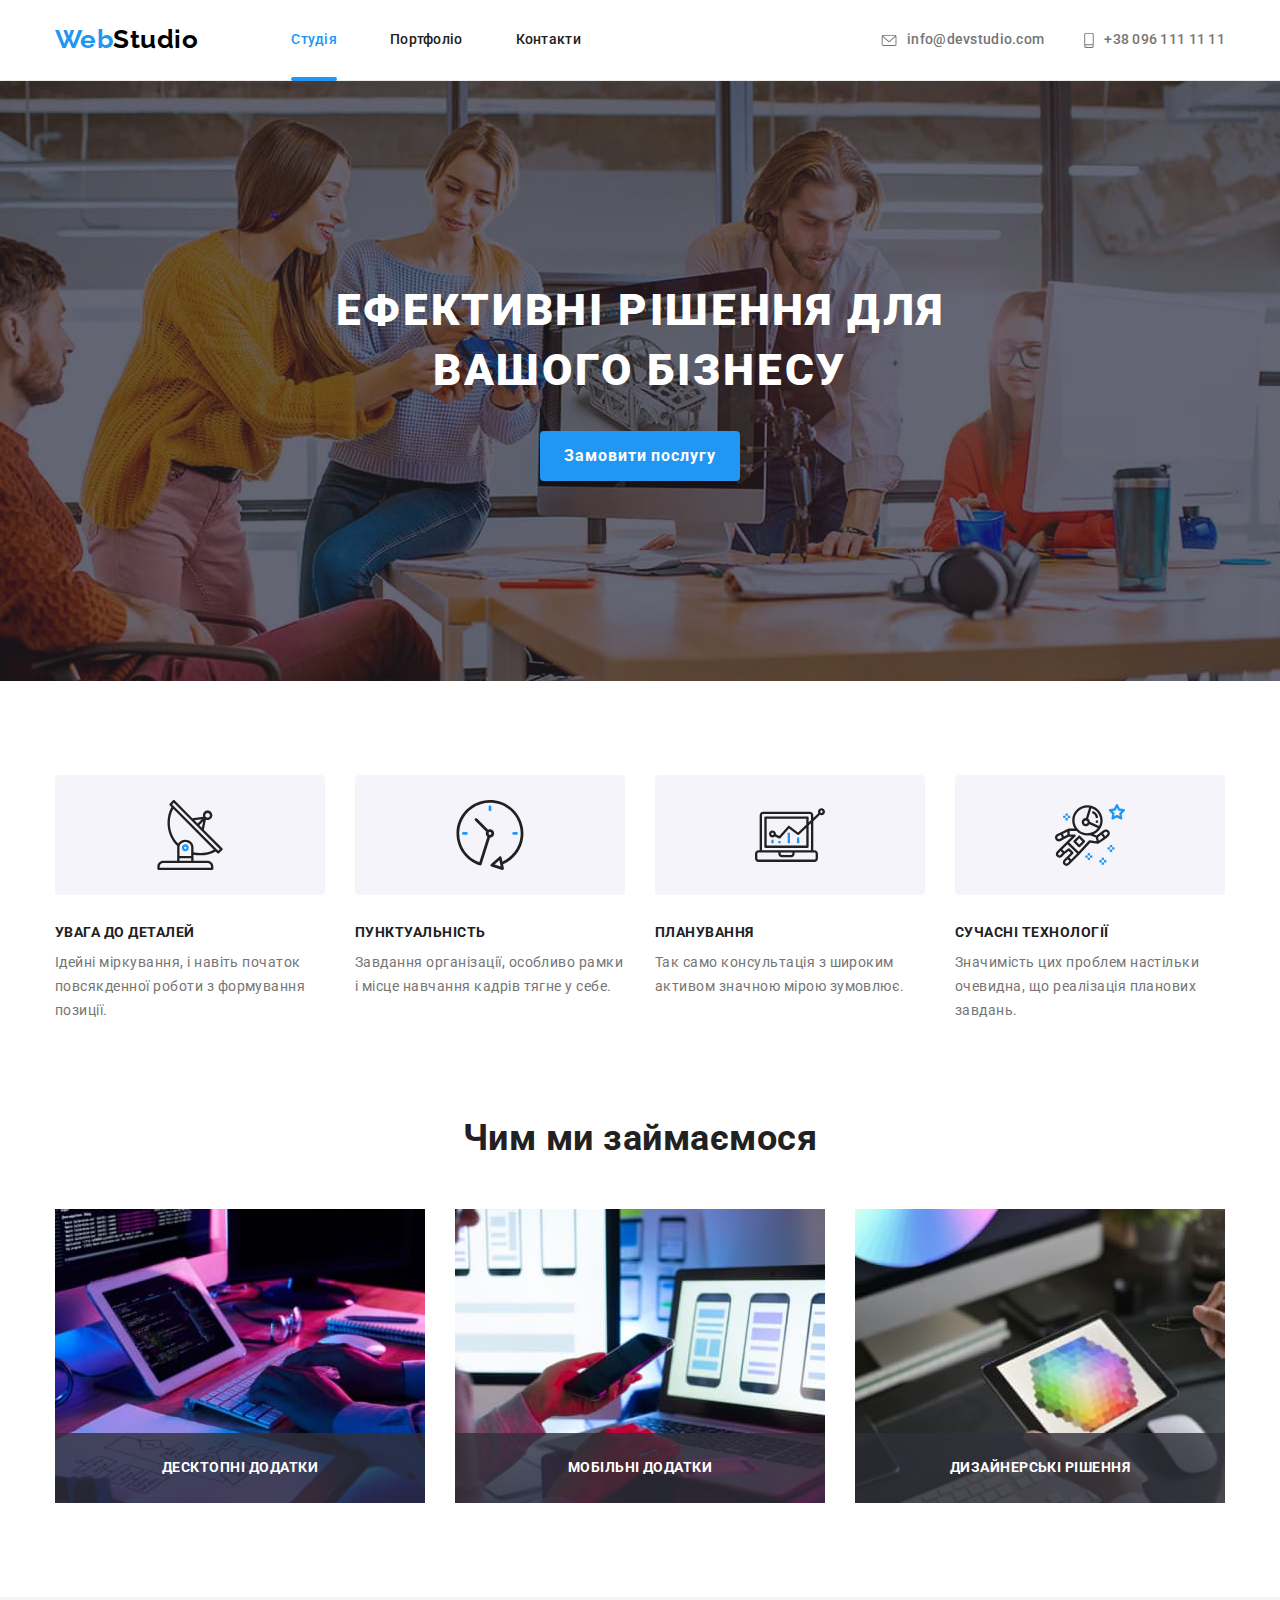
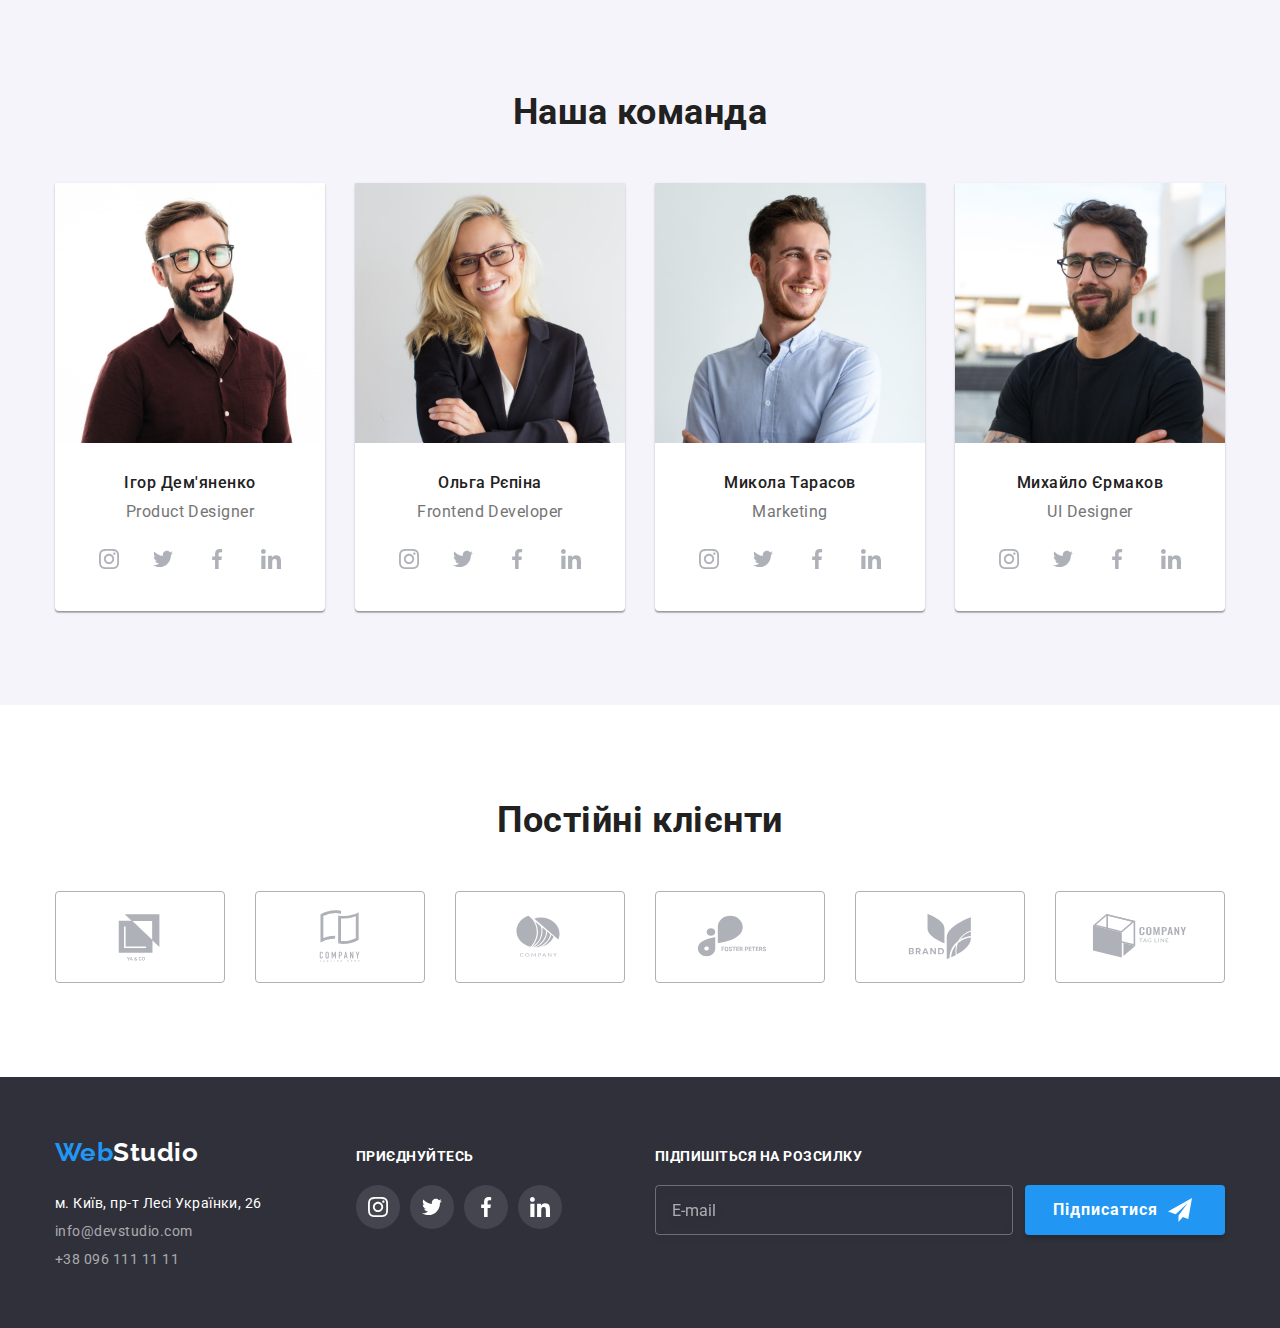
<file: index.html>
<!DOCTYPE html>
<html lang="uk">
  <head>
    <meta charset="UTF-8" />
    <meta http-equiv="X-UA-Compatible" content="IE=edge" />
    <meta name="viewport" content="width=device-width, initial-scale=1.0" />
    <title>Студія</title>
    <link rel="preconnect" href="https://fonts.googleapis.com" />
    <link rel="preconnect" href="https://fonts.gstatic.com" crossorigin />
    <link
      href="https://fonts.googleapis.com/css2?family=Raleway:wght@700&family=Roboto:wght@400;500;700;900&display=swap"
      rel="stylesheet"
    />
    <link
      rel="stylesheet"
      href="https://cdnjs.cloudflare.com/ajax/libs/modern-normalize/1.1.0/modern-normalize.min.css"
    />
    <link rel="stylesheet" href="./css/main.min.css" />
  </head>
  <body>
    <!-- Шапка сторінки -->
    <header class="page-header">
      <div class="container page-header__container">
        <!-- <div class="page-header__container"> -->
        <a href="./index.html" class="logo page-header__logo"
          >Web<span class="logo__header">Studio</span></a
        >
        <button class="menu-switch js-open-menu">
          <svg width="40" height="40">
            <use href="./images/icons.svg#menu"></use>
          </svg>
        </button>
        <div class="page-header__navigation">
          <nav class="page-header__nav-flex">
            <ul class="site-nav list">
              <li class="site-nav__item">
                <a href="./index.html" class="site-nav__link site-nav__link--current">Студія</a>
              </li>
              <li class="site-nav__item">
                <a href="./portfolio.html" class="site-nav__link">Портфоліо</a>
              </li>
              <li class="site-nav__item"><a href="#" class="site-nav__link">Контакти</a></li>
            </ul>
          </nav>

          <ul class="contacts-header list">
            <li class="contacts-header__item">
              <a href="mailto:info@devstudio.com" class="contacts-header__link">
                <svg class="contacts-header__icon" width="16" height="12">
                  <use href="./images/icons.svg#envelope"></use>
                </svg>
                info@devstudio.com</a
              >
            </li>
            <li class="contacts-header__item">
              <a href="tel:+380961111111" class="contacts-header__link">
                <svg class="contacts-header__icon" width="10" height="16">
                  <use href="./images/icons.svg#smartphone"></use>
                </svg>
                +38 096 111 11 11</a
              >
            </li>
          </ul>
        </div>
        <!-- </div> -->
      </div>

      <!-- Мобільне меню -->
      <div class="menu-container js-menu-container">
        <button class="menu-switch menu-container__close js-close-menu">
          <svg width="40" height="40">
            <use href="./images/icons.svg#menuClose"></use>
          </svg>
        </button>

        <ul class="menu-site-nav list">
          <li class="menu-site-nav__item">
            <a href="./index.html" class="menu-site-nav__link menu-site-nav__link--current"
              >Студія</a
            >
          </li>
          <li class="menu-site-nav__item">
            <a href="./portfolio.html" class="menu-site-nav__link">Портфоліо</a>
          </li>
          <li class="menu-site-nav__item"><a href="#" class="menu-site-nav__link">Контакти</a></li>
        </ul>

        <ul class="menu-contacts list">
          <li class="menu-contacts__item">
            <a href="tel:+380961111111" class="menu-contacts__link menu-contacts__link--big"
              >+38 096 111 11 11</a
            >
          </li>
          <li class="menu-contacts__item">
            <a href="mailto:info@devstudio.com" class="menu-contacts__link">info@devstudio.com</a>
          </li>
        </ul>

        <ul class="menu-social list">
          <li class="menu-social__item">
            <a href="#" class="menu-social__link">Instagram</a>
          </li>
          <li class="menu-social__item">
            <a href="#" class="menu-social__link">Twitter</a>
          </li>
          <li class="menu-social__item">
            <a href="#" class="menu-social__link">Facebook</a>
          </li>
          <li class="menu-social__item">
            <a href="#" class="menu-social__link">LinkedIn</a>
          </li>
        </ul>
      </div>
    </header>

    <!-- Унікальний контент сторінки -->
    <main>
      <!-- Блок герой -->
      <section class="section-hero overlay">
        <h1 class="section-hero__title">Ефективні рішення для вашого бізнесу</h1>
        <button type="button" class="buttons buttons--action section-hero__buttons" data-modal-open>
          Замовити послугу
        </button>
      </section>

      <!-- Особливості -->
      <section class="section">
        <div class="container">
          <h2 class="visually-hidden">Особливості</h2>
          <ul class="features list">
            <li class="features__item">
              <div class="features__icon-container">
                <svg class="features__icon" width="70" height="70">
                  <use href="./images/icons.svg#antenna"></use>
                </svg>
              </div>
              <h3 class="features__title">Увага до деталей</h3>
              <p class="features__text">
                Ідейні міркування, і навіть початок повсякденної роботи з формування позиції.
              </p>
            </li>
            <li class="features__item">
              <div class="features__icon-container">
                <svg class="features__icon" width="70" height="70">
                  <use href="./images/icons.svg#clock"></use>
                </svg>
              </div>
              <h3 class="features__title">Пунктуальність</h3>
              <p class="features__text">
                Завдання організації, особливо рамки і місце навчання кадрів тягне у себе.
              </p>
            </li>
            <li class="features__item">
              <div class="features__icon-container">
                <svg class="features__icon" width="70" height="70">
                  <use href="./images/icons.svg#diagram"></use>
                </svg>
              </div>
              <h3 class="features__title">Планування</h3>
              <p class="features__text">
                Так само консультація з широким активом значною мірою зумовлює.
              </p>
            </li>
            <li class="features__item">
              <div class="features__icon-container">
                <svg class="features__icon" width="70" height="70">
                  <use href="./images/icons.svg#astronaut"></use>
                </svg>
              </div>
              <h3 class="features__title">Сучасні технології</h3>
              <p class="features__text">
                Значимість цих проблем настільки очевидна, що реалізація планових завдань.
              </p>
            </li>
          </ul>
        </div>
      </section>

      <!-- Чим ми займаємось -->
      <section class="section section-profile">
        <div class="container">
          <h2 class="section__title">Чим ми займаємося</h2>
          <ul class="profile list">
            <li class="profile__item">
              <img
                srcset="./images/img1.jpg 1x, ./images/img1@2x.jpg 2x"
                src="./images/img1.jpg"
                alt="Комп'ютер"
                width="370"
                height="294"
                class="images"
              />
              <h3 class="profile__caption">Десктопні додатки</h3>
            </li>
            <li class="profile__item">
              <img
                srcset="./images/img2.jpg 1x, ./images/img2@2x.jpg 2x"
                src="./images/img2.jpg"
                alt="Смартфон"
                width="370"
                height="294"
                class="images"
              />
              <h3 class="profile__caption">Мобільні додатки</h3>
            </li>
            <li class="profile__item">
              <img
                srcset="./images/img3.jpg 1x, ./images/img3@2x.jpg 2x"
                src="./images/img3.jpg"
                alt="Планшет"
                width="370"
                height="294"
                class="images"
              />
              <h3 class="profile__caption">Дизайнерські рішення</h3>
            </li>
          </ul>
        </div>
      </section>

      <!-- Наша команда -->
      <section class="section section-team">
        <div class="container">
          <h2 class="section__title">Наша команда</h2>
          <ul class="team list">
            <li class="team__item">
              <!-- <img
                src="./images/img4.jpg"
                alt="Ігор Дем'яненко"
                width="270"
                height="260"
                class="images team__images"
              /> -->
              <picture>
                <source
                  srcset="
                    ./images/igor_demyanenko_desktop.jpg    1x,
                    ./images/igor_demyanenko_desktop@2x.jpg 2x
                  "
                  media="(min-width: 1200px)"
                />

                <source
                  srcset="
                    ./images/igor_demyanenko_tablet.jpg    1x,
                    ./images/igor_demyanenko_tablet@2x.jpg 2x
                  "
                  media="(min-width: 768px)"
                />

                <img
                  srcset="
                    ./images/igor_demyanenko_mobile.jpg    1x,
                    ./images/igor_demyanenko_mobile@2x.jpg 2x
                  "
                  src="./images/igor_demyanenko_mobile.jpg"
                  alt="Ігор Дем'яненко"
                  class="images team__images"
                />
              </picture>
              <div class="team__caption">
                <h3 class="team__member">Ігор Дем'яненко</h3>
                <p class="team__position">Product Designer</p>
              </div>

              <ul class="social team__social list">
                <li class="social__item">
                  <a href="#" class="social__link social__link--grey">
                    <svg class="social__icon" width="20" height="20">
                      <use href="./images/icons.svg#instagram"></use>
                    </svg>
                  </a>
                </li>
                <li class="social__item">
                  <a href="#" class="social__link social__link--grey">
                    <svg class="social__icon" width="20" height="20">
                      <use href="./images/icons.svg#twitter"></use>
                    </svg>
                  </a>
                </li>
                <li class="social__item">
                  <a href="#" class="social__link social__link--grey">
                    <svg class="social__icon" width="20" height="20">
                      <use href="./images/icons.svg#facebook"></use>
                    </svg>
                  </a>
                </li>
                <li class="social__item">
                  <a href="#" class="social__link social__link--grey">
                    <svg class="social__icon" width="20" height="20">
                      <use href="./images/icons.svg#linkedin"></use>
                    </svg>
                  </a>
                </li>
              </ul>
            </li>
            <li class="team__item">
              <!-- <img
                src="./images/img5.jpg"
                alt="Ольга Рєпіна"
                width="270"
                height="260"
                class="images team__images"
              /> -->
              <picture>
                <source
                  srcset="
                    ./images/olga_repina_desktop.jpg    1x,
                    ./images/olga_repina_desktop@2x.jpg 2x
                  "
                  media="(min-width: 1200px)"
                />

                <source
                  srcset="./images/olga_repina_tablet.jpg 1x, ./images/olga_repina_tablet@2x.jpg 2x"
                  media="(min-width: 768px)"
                />

                <img
                  srcset="./images/olga_repina_mobile.jpg 1x, ./images/olga_repina_mobile@2x.jpg 2x"
                  src="./images/olga_repina_mobile.jpg"
                  alt="Ольга Рєпіна"
                  class="images team__images"
                />
              </picture>
              <div class="team__caption">
                <h3 class="team__member">Ольга Рєпіна</h3>
                <p class="team__position">Frontend Developer</p>
              </div>
              <ul class="social team__social list">
                <li class="social__item">
                  <a href="#" class="social__link social__link--grey">
                    <svg class="social__icon" width="20" height="20">
                      <use href="./images/icons.svg#instagram"></use>
                    </svg>
                  </a>
                </li>
                <li class="social__item">
                  <a href="#" class="social__link social__link--grey">
                    <svg class="social__icon" width="20" height="20">
                      <use href="./images/icons.svg#twitter"></use>
                    </svg>
                  </a>
                </li>
                <li class="social__item">
                  <a href="#" class="social__link social__link--grey">
                    <svg class="social__icon" width="20" height="20">
                      <use href="./images/icons.svg#facebook"></use>
                    </svg>
                  </a>
                </li>
                <li class="social__item">
                  <a href="#" class="social__link social__link--grey">
                    <svg class="social__icon" width="20" height="20">
                      <use href="./images/icons.svg#linkedin"></use>
                    </svg>
                  </a>
                </li>
              </ul>
            </li>
            <li class="team__item">
              <!-- <img
                src="./images/img6.jpg"
                alt="Микола Тарасов"
                width="270"
                height="260"
                class="images team__images"
              /> -->
              <picture>
                <source
                  srcset="
                    ./images/mykola_tarasov_desktop.jpg    1x,
                    ./images/mykola_tarasov_desktop@2x.jpg 2x
                  "
                  media="(min-width: 1200px)"
                />

                <source
                  srcset="
                    ./images/mykola_tarasov_tablet.jpg    1x,
                    ./images/mykola_tarasov_tablet@2x.jpg 2x
                  "
                  media="(min-width: 768px)"
                />

                <img
                  srcset="
                    ./images/mykola_tarasov_mobile.jpg    1x,
                    ./images/mykola_tarasov_mobile@2x.jpg 2x
                  "
                  src="./images/mykola_tarasov_mobile.jpg"
                  alt="Микола Тарасов"
                  class="images team__images"
                />
              </picture>
              <div class="team__caption">
                <h3 class="team__member">Микола Тарасов</h3>
                <p class="team__position">Marketing</p>
              </div>
              <ul class="social team__social list">
                <li class="social__item">
                  <a href="#" class="social__link social__link--grey">
                    <svg class="social__icon" width="20" height="20">
                      <use href="./images/icons.svg#instagram"></use>
                    </svg>
                  </a>
                </li>
                <li class="social__item">
                  <a href="#" class="social__link social__link--grey">
                    <svg class="social__icon" width="20" height="20">
                      <use href="./images/icons.svg#twitter"></use>
                    </svg>
                  </a>
                </li>
                <li class="social__item">
                  <a href="#" class="social__link social__link--grey">
                    <svg class="social__icon" width="20" height="20">
                      <use href="./images/icons.svg#facebook"></use>
                    </svg>
                  </a>
                </li>
                <li class="social__item">
                  <a href="#" class="social__link social__link--grey">
                    <svg class="social__icon" width="20" height="20">
                      <use href="./images/icons.svg#linkedin"></use>
                    </svg>
                  </a>
                </li>
              </ul>
            </li>
            <li class="team__item">
              <!-- <img
                src="./images/img7.jpg"
                alt="Михайло Єрмаков"
                width="270"
                height="260"
                class="images team__images"
              /> -->
              <picture>
                <source
                  srcset="
                    ./images/mykhailo_yermakov_desktop.jpg    1x,
                    ./images/mykhailo_yermakov_desktop@2x.jpg 2x
                  "
                  media="(min-width: 1200px)"
                />

                <source
                  srcset="
                    ./images/mykhailo_yermakov_tablet.jpg    1x,
                    ./images/mykhailo_yermakov_tablet@2x.jpg 2x
                  "
                  media="(min-width: 768px)"
                />

                <img
                  srcset="
                    ./images/mykhailo_yermakov_mobile.jpg    1x,
                    ./images/mykhailo_yermakov_mobile@2x.jpg 2x
                  "
                  src="./images/mykhailo_yermakov_mobile.jpg"
                  alt="Михайло Єрмаков"
                  class="images team__images"
                />
              </picture>
              <div class="team__caption">
                <h3 class="team__member">Михайло Єрмаков</h3>
                <p class="team__position">UI Designer</p>
              </div>
              <ul class="social team__social list">
                <li class="social__item">
                  <a href="#" class="social__link social__link--grey">
                    <svg class="social__icon" width="20" height="20">
                      <use href="./images/icons.svg#instagram"></use>
                    </svg>
                  </a>
                </li>
                <li class="social__item">
                  <a href="#" class="social__link social__link--grey">
                    <svg class="social__icon" width="20" height="20">
                      <use href="./images/icons.svg#twitter"></use>
                    </svg>
                  </a>
                </li>
                <li class="social__item">
                  <a href="#" class="social__link social__link--grey">
                    <svg class="social__icon" width="20" height="20">
                      <use href="./images/icons.svg#facebook"></use>
                    </svg>
                  </a>
                </li>
                <li class="social__item">
                  <a href="#" class="social__link social__link--grey">
                    <svg class="social__icon" width="20" height="20">
                      <use href="./images/icons.svg#linkedin"></use>
                    </svg>
                  </a>
                </li>
              </ul>
            </li>
          </ul>
        </div>
      </section>

      <!-- Постійні клієнти -->
      <section class="section">
        <div class="container">
          <h2 class="section__title">Постійні клієнти</h2>
          <ul class="clients list">
            <li class="clients__item">
              <a href="#" class="clients__link">
                <svg class="clients__icon" width="106" height="60">
                  <use href="./images/icons.svg#client1"></use>
                </svg>
              </a>
            </li>
            <li class="clients__item">
              <a href="#" class="clients__link">
                <svg class="clients__icon" width="106" height="60">
                  <use href="./images/icons.svg#client2"></use>
                </svg>
              </a>
            </li>
            <li class="clients__item">
              <a href="#" class="clients__link">
                <svg class="clients__icon" width="106" height="60">
                  <use href="./images/icons.svg#client3"></use>
                </svg>
              </a>
            </li>
            <li class="clients__item">
              <a href="#" class="clients__link">
                <svg class="clients__icon" width="106" height="60">
                  <use href="./images/icons.svg#client4"></use>
                </svg>
              </a>
            </li>
            <li class="clients__item">
              <a href="#" class="clients__link">
                <svg class="clients__icon" width="106" height="60">
                  <use href="./images/icons.svg#client5"></use>
                </svg>
              </a>
            </li>
            <li class="clients__item">
              <a href="#" class="clients__link">
                <svg class="clients__icon" width="106" height="60">
                  <use href="./images/icons.svg#client6"></use>
                </svg>
              </a>
            </li>
          </ul>
        </div>
      </section>
    </main>

    <!-- Підвал сторінки -->
    <footer class="page-footer">
      <div class="container footer-flex">
        <div class="page-footer__address">
          <a href="./index.html" class="logo page-footer__logo"
            >Web<span class="logo__footer">Studio</span></a
          >
          <address>
            <ul class="contacts-footer list">
              <li class="contacts-footer__item">
                <a
                  href="https://goo.gl/maps/CPtrU1FHBa2aNyZL9"
                  target="_blank"
                  rel="noopener noreferrer nofollow"
                  class="contacts-footer__link contacts-footer__link--geolink"
                  >м. Київ, пр-т Лесі Українки, 26</a
                >
              </li>
              <li class="contacts-footer__item">
                <a href="mailto:info@devstudio.com" class="contacts-footer__link"
                  >info@devstudio.com</a
                >
              </li>
              <li class="contacts-footer__item">
                <a href="tel:+380961111111" class="contacts-footer__link">+38 096 111 11 11</a>
              </li>
            </ul>
          </address>
        </div>
        <div class="page-footer__social">
          <p class="page-footer__action-title">Приєднуйтесь</p>
          <ul class="social list">
            <li class="social__item">
              <a href="#" class="social__link">
                <svg class="icon" width="20" height="20">
                  <use href="./images/icons.svg#instagram"></use>
                </svg>
              </a>
            </li>
            <li class="social__item">
              <a href="#" class="social__link">
                <svg class="icon" width="20" height="20">
                  <use href="./images/icons.svg#twitter"></use>
                </svg>
              </a>
            </li>
            <li class="social__item">
              <a href="#" class="social__link">
                <svg class="icon" width="20" height="20">
                  <use href="./images/icons.svg#facebook"></use>
                </svg>
              </a>
            </li>
            <li class="social__item">
              <a href="#" class="social__link">
                <svg class="icon" width="20" height="20">
                  <use href="./images/icons.svg#linkedin"></use>
                </svg>
              </a>
            </li>
          </ul>
        </div>
        <div class="page-footer__subscribe">
          <form name="form-for-subscribe" class="page-footer__subscribe-form">
            <label class="page-footer__form-label">
              <span class="page-footer__action-title">Підпишіться на розсилку</span>
              <input type="email" name="email" placeholder="E-mail" class="page-footer__fields" />
            </label>
            <button type="submit" class="buttons buttons--action page-footer__buttons">
              Підписатися
              <svg class="buttons__icon" width="24" height="24">
                <use href="./images/icons.svg#send"></use>
              </svg>
            </button>
          </form>
        </div>
      </div>
    </footer>

    <!-- Модальне вікно -->
    <div class="backdrop is-hidden" data-modal>
      <div class="modal">
        <button class="modal__close" type="button" data-modal-close>
          <svg class="modal__close-icon" width="11" height="11">
            <use href="./images/icons.svg#close"></use>
          </svg>
        </button>
        <p class="modal__title">Залиште свої дані, ми вам передзвонимо</p>
        <form class="form" name="form-for-modal">
          <div class="form-fields modal__form-fields">
            <label class="form-fields__lable">
              <span class="form-fields__caption">Ім'я</span>
              <input class="form-fields__input" type="text" name="name" />
            </label>
            <svg class="form-fields__icon" width="18" height="18">
              <use href="./images/icons.svg#person"></use>
            </svg>
          </div>
          <div class="form-fields modal__form-fields">
            <label class="form-fields__lable">
              <span class="form-fields__caption">Телефон</span>
              <input class="form-fields__input" type="tel" name="tel" />
            </label>
            <svg class="form-fields__icon" width="18" height="18">
              <use href="./images/icons.svg#phone"></use>
            </svg>
          </div>
          <div class="form-fields modal__form-fields">
            <label class="form-fields__lable">
              <span class="form-fields__caption">Пошта</span>
              <input class="form-fields__input" type="email" name="email" />
            </label>
            <svg class="form-fields__icon" width="18" height="18">
              <use href="./images/icons.svg#email"></use>
            </svg>
          </div>
          <div class="form-fields modal__comment-container">
            <label class="form-fields__lable">
              <span class="form-fields__caption">Коментар</span>
              <textarea
                name="comment"
                placeholder="Введіть текст"
                class="form-fields__input comment-field"
              ></textarea>
            </label>
          </div>
          <div class="form-checkbox modal__form-checkbox">
            <label class="form-checkbox__agree-label">
              <input class="form-checkbox__agree-checkbox" type="checkbox" name="agree-checkbox" />
              <span class="form-checkbox__custom-checkbox">
                <svg class="form-checkbox__custom-checkbox-icon" width="16" height="15">
                  <use href="./images/icons.svg#checked"></use>
                </svg>
              </span>
              Погоджуюся з розсилкою та приймаю&nbsp;<a href="#" class="form-checkbox__link"
                >Умови договору</a
              >
            </label>
          </div>
          <button class="buttons buttons--action modal__buttons" type="submit">Відправити</button>
        </form>
      </div>
    </div>

    <!-- JS -->
    <script src="./js/modal.js"></script>
    <script src="./js/mobile-menu.js"></script>
  </body>
</html>
</file>
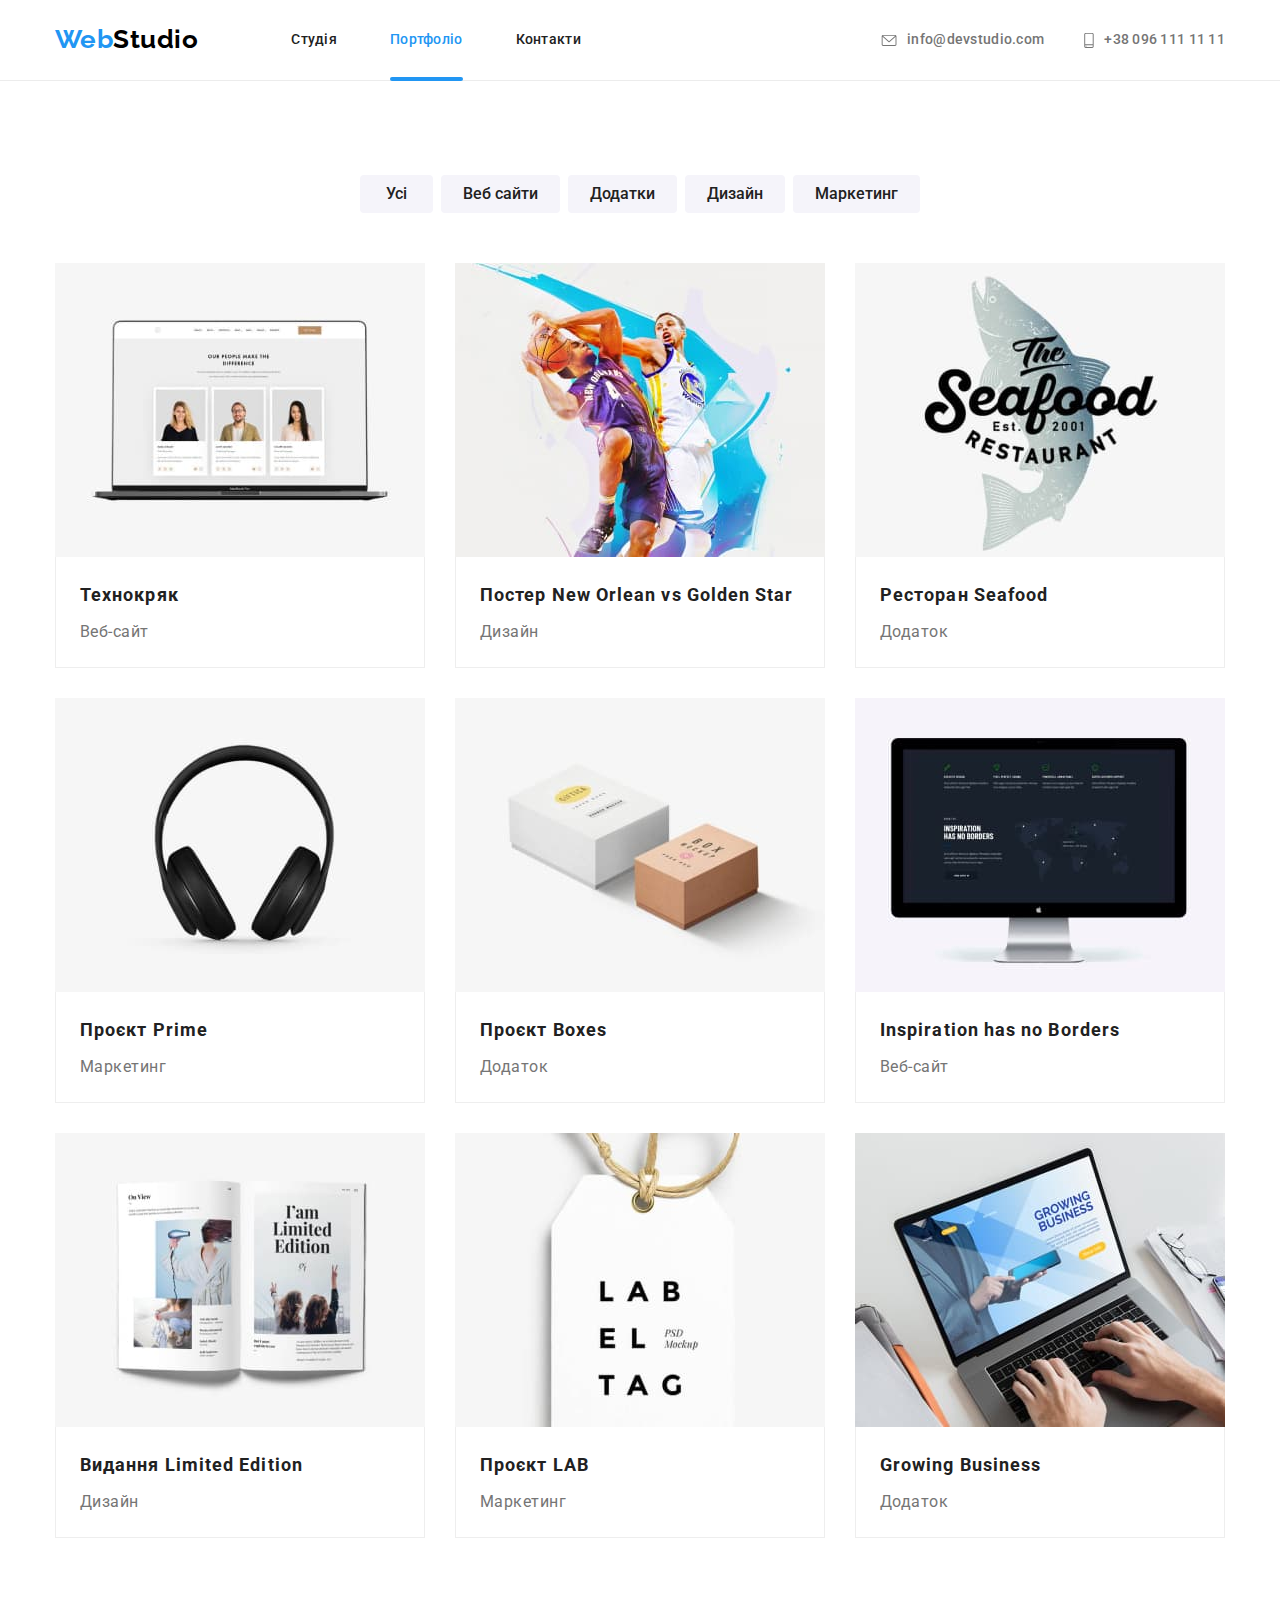
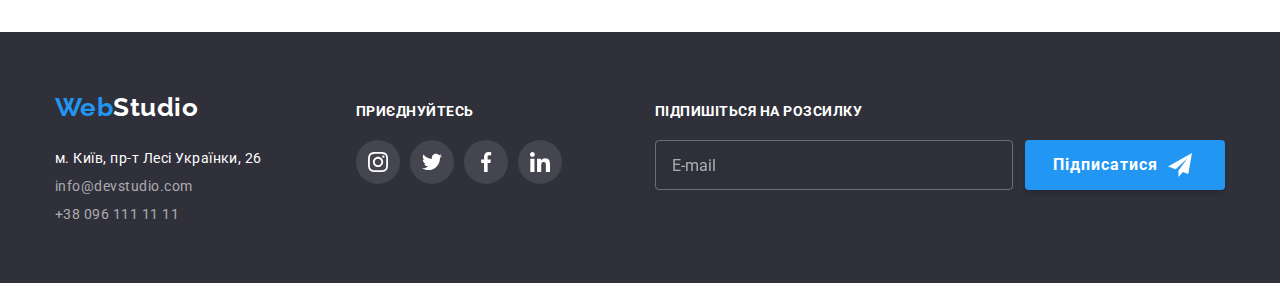
<file: portfolio.html>
<!DOCTYPE html>
<html lang="uk">
  <head>
    <meta charset="UTF-8" />
    <meta http-equiv="X-UA-Compatible" content="IE=edge" />
    <meta name="viewport" content="width=device-width, initial-scale=1.0" />
    <title>Портфоліо</title>
    <link rel="preconnect" href="https://fonts.googleapis.com" />
    <link rel="preconnect" href="https://fonts.gstatic.com" crossorigin />
    <link
      href="https://fonts.googleapis.com/css2?family=Raleway:wght@700&family=Roboto:wght@400;500;700;900&display=swap"
      rel="stylesheet"
    />
    <link
      rel="stylesheet"
      href="https://cdnjs.cloudflare.com/ajax/libs/modern-normalize/1.1.0/modern-normalize.min.css"
    />
    <link rel="stylesheet" href="./css/main.min.css" />
  </head>
  <body>
    <!-- Шапка сторінки -->
    <header class="page-header">
      <div class="container page-header__container">
        <!-- <div class="page-header__container"> -->
        <a href="./index.html" class="logo page-header__logo"
          >Web<span class="logo__header">Studio</span></a
        >
        <button class="menu-switch js-open-menu">
          <svg width="40" height="40">
            <use href="./images/icons.svg#menu"></use>
          </svg>
        </button>
        <div class="page-header__navigation">
          <nav class="page-header__nav-flex">
            <ul class="site-nav list">
              <li class="site-nav__item">
                <a href="./index.html" class="site-nav__link">Студія</a>
              </li>
              <li class="site-nav__item">
                <a href="./portfolio.html" class="site-nav__link site-nav__link--current"
                  >Портфоліо</a
                >
              </li>
              <li class="site-nav__item"><a href="#" class="site-nav__link">Контакти</a></li>
            </ul>
          </nav>

          <ul class="contacts-header list">
            <li class="contacts-header__item">
              <a href="mailto:info@devstudio.com" class="contacts-header__link">
                <svg class="contacts-header__icon" width="16" height="12">
                  <use href="./images/icons.svg#envelope"></use>
                </svg>
                info@devstudio.com</a
              >
            </li>
            <li class="contacts-header__item">
              <a href="tel:+380961111111" class="contacts-header__link">
                <svg class="contacts-header__icon" width="10" height="16">
                  <use href="./images/icons.svg#smartphone"></use>
                </svg>
                +38 096 111 11 11</a
              >
            </li>
          </ul>
        </div>
        <!-- </div> -->
      </div>

      <!-- Мобільне меню -->
      <div class="menu-container js-menu-container">
        <button class="menu-switch menu-container__close js-close-menu">
          <svg width="40" height="40">
            <use href="./images/icons.svg#menuClose"></use>
          </svg>
        </button>

        <ul class="menu-site-nav list">
          <li class="menu-site-nav__item">
            <a href="./index.html" class="menu-site-nav__link">Студія</a>
          </li>
          <li class="menu-site-nav__item">
            <a href="./portfolio.html" class="menu-site-nav__link menu-site-nav__link--current"
              >Портфоліо</a
            >
          </li>
          <li class="menu-site-nav__item"><a href="#" class="menu-site-nav__link">Контакти</a></li>
        </ul>

        <ul class="menu-contacts list">
          <li class="menu-contacts__item">
            <a href="tel:+380961111111" class="menu-contacts__link menu-contacts__link--big"
              >+38 096 111 11 11</a
            >
          </li>
          <li class="menu-contacts__item">
            <a href="mailto:info@devstudio.com" class="menu-contacts__link">info@devstudio.com</a>
          </li>
        </ul>

        <ul class="menu-social list">
          <li class="menu-social__item">
            <a href="#" class="menu-social__link">Instagram</a>
          </li>
          <li class="menu-social__item">
            <a href="#" class="menu-social__link">Twitter</a>
          </li>
          <li class="menu-social__item">
            <a href="#" class="menu-social__link">Facebook</a>
          </li>
          <li class="menu-social__item">
            <a href="#" class="menu-social__link">LinkedIn</a>
          </li>
        </ul>
      </div>
    </header>

    <!-- Унікальний контент сторінки -->
    <main>
      <section class="section">
        <div class="container">
          <h1 class="visually-hidden">Портфоліо</h1>

          <!-- Фільтр -->
          <ul class="filter list">
            <li class="filter__item">
              <button type="button" class="buttons filter__buttons">Усі</button>
            </li>
            <li class="filter__item">
              <button type="button" class="buttons filter__buttons">Веб сайти</button>
            </li>
            <li class="filter__item">
              <button type="button" class="buttons filter__buttons">Додатки</button>
            </li>
            <li class="filter__item">
              <button type="button" class="buttons filter__buttons">Дизайн</button>
            </li>
            <li class="filter__item">
              <button type="button" class="buttons filter__buttons">Маркетинг</button>
            </li>
          </ul>

          <!-- Список проектів -->
          <ul class="projects list">
            <li class="projects__item">
              <a href="#" class="projects__link">
                <div class="projects__images-container">
                  <img
                    src="./images/portfolio1.jpg"
                    alt="Технокряк"
                    width="370"
                    height="294"
                    class="images"
                  />
                  <p class="projects__overlay">
                    Ресурс пропонує комплексні пропозиції з різним рівнем функціоналу та сервісів.
                    Все це дозволить відвідувачу отримати вичерпні відомості про компанію чи
                    приватну особу.
                  </p>
                </div>
                <div class="projects__caption">
                  <h2 class="projects__name">Технокряк</h2>
                  <p class="projects__type">Веб-сайт</p>
                </div>
              </a>
            </li>
            <li class="projects__item">
              <a href="#" class="projects__link">
                <div class="projects__images-container">
                  <img
                    src="./images/portfolio2.jpg"
                    alt="Постер New Orlean vs Golden Star"
                    width="370"
                    height="294"
                    class="images"
                  />
                  <p class="projects__overlay">
                    Ресурс пропонує комплексні пропозиції з різним рівнем функціоналу та сервісів.
                    Все це дозволить відвідувачу отримати вичерпні відомості про компанію чи
                    приватну особу.
                  </p>
                </div>

                <div class="projects__caption">
                  <h2 class="projects__name">Постер New Orlean vs Golden Star</h2>
                  <p class="projects__type">Дизайн</p>
                </div>
              </a>
            </li>
            <li class="projects__item">
              <a href="#" class="projects__link">
                <div class="projects__images-container">
                  <img
                    src="./images/portfolio3.jpg"
                    alt="Ресторан Seafood"
                    width="370"
                    height="294"
                    class="images"
                  />
                  <p class="projects__overlay">
                    Ресурс пропонує комплексні пропозиції з різним рівнем функціоналу та сервісів.
                    Все це дозволить відвідувачу отримати вичерпні відомості про компанію чи
                    приватну особу.
                  </p>
                </div>

                <div class="projects__caption">
                  <h2 class="projects__name">Ресторан Seafood</h2>
                  <p class="projects__type">Додаток</p>
                </div>
              </a>
            </li>
            <li class="projects__item">
              <a href="#" class="projects__link">
                <div class="projects__images-container">
                  <img
                    src="./images/portfolio4.jpg"
                    alt="Проєкт Prime"
                    width="370"
                    height="294"
                    class="images"
                  />
                  <p class="projects__overlay">
                    Ресурс пропонує комплексні пропозиції з різним рівнем функціоналу та сервісів.
                    Все це дозволить відвідувачу отримати вичерпні відомості про компанію чи
                    приватну особу.
                  </p>
                </div>

                <div class="projects__caption">
                  <h2 class="projects__name">Проєкт Prime</h2>
                  <p class="projects__type">Маркетинг</p>
                </div>
              </a>
            </li>
            <li class="projects__item">
              <a href="#" class="projects__link">
                <div class="projects__images-container">
                  <img
                    src="./images/portfolio5.jpg"
                    alt="Проєкт Boxes"
                    width="370"
                    height="294"
                    class="images"
                  />
                  <p class="projects__overlay">
                    Ресурс пропонує комплексні пропозиції з різним рівнем функціоналу та сервісів.
                    Все це дозволить відвідувачу отримати вичерпні відомості про компанію чи
                    приватну особу.
                  </p>
                </div>

                <div class="projects__caption">
                  <h2 class="projects__name">Проєкт Boxes</h2>
                  <p class="projects__type">Додаток</p>
                </div>
              </a>
            </li>
            <li class="projects__item">
              <a href="#" class="projects__link">
                <div class="projects__images-container">
                  <img
                    src="./images/portfolio6.jpg"
                    alt="Inspiration has no Borders"
                    width="370"
                    height="294"
                    class="images"
                  />
                  <p class="projects__overlay">
                    Ресурс пропонує комплексні пропозиції з різним рівнем функціоналу та сервісів.
                    Все це дозволить відвідувачу отримати вичерпні відомості про компанію чи
                    приватну особу.
                  </p>
                </div>

                <div class="projects__caption">
                  <h2 class="projects__name">Inspiration has no Borders</h2>
                  <p class="projects__type">Веб-сайт</p>
                </div>
              </a>
            </li>
            <li class="projects__item">
              <a href="#" class="projects__link">
                <div class="projects__images-container">
                  <img
                    src="./images/portfolio7.jpg"
                    alt="Видання Limited Edition"
                    width="370"
                    height="294"
                    class="images"
                  />
                  <p class="projects__overlay">
                    Ресурс пропонує комплексні пропозиції з різним рівнем функціоналу та сервісів.
                    Все це дозволить відвідувачу отримати вичерпні відомості про компанію чи
                    приватну особу.
                  </p>
                </div>

                <div class="projects__caption">
                  <h2 class="projects__name">Видання Limited Edition</h2>
                  <p class="projects__type">Дизайн</p>
                </div>
              </a>
            </li>
            <li class="projects__item">
              <a href="#" class="projects__link">
                <div class="projects__images-container">
                  <img
                    src="./images/portfolio8.jpg"
                    alt="Проєкт LAB"
                    width="370"
                    height="294"
                    class="images"
                  />
                  <p class="projects__overlay">
                    Ресурс пропонує комплексні пропозиції з різним рівнем функціоналу та сервісів.
                    Все це дозволить відвідувачу отримати вичерпні відомості про компанію чи
                    приватну особу.
                  </p>
                </div>

                <div class="projects__caption">
                  <h2 class="projects__name">Проєкт LAB</h2>
                  <p class="projects__type">Маркетинг</p>
                </div>
              </a>
            </li>
            <li class="projects__item">
              <a href="#" class="projects__link">
                <div class="projects__images-container">
                  <img
                    src="./images/portfolio9.jpg"
                    alt="Growing Business"
                    width="370"
                    height="294"
                    class="images"
                  />
                  <p class="projects__overlay">
                    Ресурс пропонує комплексні пропозиції з різним рівнем функціоналу та сервісів.
                    Все це дозволить відвідувачу отримати вичерпні відомості про компанію чи
                    приватну особу.
                  </p>
                </div>

                <div class="projects__caption">
                  <h2 class="projects__name">Growing Business</h2>
                  <p class="projects__type">Додаток</p>
                </div>
              </a>
            </li>
          </ul>
        </div>
      </section>
    </main>

    <!-- Підвал сторінки -->
    <footer class="page-footer">
      <div class="container footer-flex">
        <div class="page-footer__address">
          <a href="./index.html" class="logo page-footer__logo"
            >Web<span class="logo__footer">Studio</span></a
          >
          <address>
            <ul class="contacts-footer list">
              <li class="contacts-footer__item">
                <a
                  href="https://goo.gl/maps/CPtrU1FHBa2aNyZL9"
                  target="_blank"
                  rel="noopener noreferrer nofollow"
                  class="contacts-footer__link contacts-footer__link--geolink"
                  >м. Київ, пр-т Лесі Українки, 26</a
                >
              </li>
              <li class="contacts-footer__item">
                <a href="mailto:info@devstudio.com" class="contacts-footer__link"
                  >info@devstudio.com</a
                >
              </li>
              <li class="contacts-footer__item">
                <a href="tel:+380961111111" class="contacts-footer__link">+38 096 111 11 11</a>
              </li>
            </ul>
          </address>
        </div>
        <div class="page-footer__social">
          <p class="page-footer__action-title">Приєднуйтесь</p>
          <ul class="social list">
            <li class="social__item">
              <a href="#" class="social__link">
                <svg class="icon" width="20" height="20">
                  <use href="./images/icons.svg#instagram"></use>
                </svg>
              </a>
            </li>
            <li class="social__item">
              <a href="#" class="social__link">
                <svg class="icon" width="20" height="20">
                  <use href="./images/icons.svg#twitter"></use>
                </svg>
              </a>
            </li>
            <li class="social__item">
              <a href="#" class="social__link">
                <svg class="icon" width="20" height="20">
                  <use href="./images/icons.svg#facebook"></use>
                </svg>
              </a>
            </li>
            <li class="social__item">
              <a href="#" class="social__link">
                <svg class="icon" width="20" height="20">
                  <use href="./images/icons.svg#linkedin"></use>
                </svg>
              </a>
            </li>
          </ul>
        </div>
        <div class="page-footer__subscribe">
          <form name="form-for-subscribe" class="page-footer__subscribe-form">
            <label class="page-footer__form-label">
              <span class="page-footer__action-title">Підпишіться на розсилку</span>
              <input type="email" name="email" placeholder="E-mail" class="page-footer__fields" />
            </label>
            <button type="submit" class="buttons buttons--action page-footer__buttons">
              Підписатися
              <svg class="buttons__icon" width="24" height="24">
                <use href="./images/icons.svg#send"></use>
              </svg>
            </button>
          </form>
        </div>
      </div>
    </footer>

    <!-- JS -->
    <script src="./js/mobile-menu.js"></script>
  </body>
</html>
</file>
<file: css/main.min.css>
.list{margin:0;padding:0;list-style:none}h1,h2,h3,h4,h5,h6,p{margin:0}h3{margin-bottom:10px}.visually-hidden{position:absolute;white-space:nowrap;width:1px;height:1px;overflow:hidden;border:0;padding:0;clip:rect(0 0 0 0);-webkit-clip-path:inset(50%);clip-path:inset(50%);margin:-1px}.menu-social__link,.menu-contacts__link,.menu-site-nav__link,.contacts-header__link,.site-nav__link{font-weight:500;letter-spacing:.02em;text-decoration:none;-webkit-transition:color 250ms cubic-bezier(0.4, 0, 0.2, 1);transition:color 250ms cubic-bezier(0.4, 0, 0.2, 1)}.clients,.team,.features{display:-webkit-box;display:-ms-flexbox;display:flex;-webkit-box-pack:center;-ms-flex-pack:center;justify-content:center;-ms-flex-wrap:wrap;flex-wrap:wrap;gap:30px}body{font-family:Roboto,sans-serif;letter-spacing:.03em;color:#757575;margin:0 auto;background-color:#fff}body.is-open{overflow:hidden}.images{display:block;width:100%;height:auto}.container{padding-left:15px;padding-right:15px;margin:0 auto}.section{max-width:1600px;margin:0 auto;padding-top:60px;padding-bottom:60px}.section__title{margin-bottom:50px;font-size:28px;line-height:1.18;text-align:center;color:#212121}@media screen and (min-width: 480px){.container{max-width:480px}}@media screen and (min-width: 768px){.container{max-width:768px}}@media screen and (min-width: 1200px){.container{max-width:1200px}.section{padding-top:94px;padding-bottom:94px}.section__title{font-size:36px;line-height:1.17}}.backdrop.is-hidden{visibility:hidden;opacity:0;pointer-events:none}.backdrop.is-hidden .modal{-webkit-transform:translate(-50%, 100%);transform:translate(-50%, 100%)}.backdrop{position:fixed;top:0;left:0;width:100%;height:100%;padding-left:15px;padding-right:15px;padding-top:95px;background-color:rgba(0,0,0,.2);-webkit-transition:opacity 350ms cubic-bezier(0.4, 0, 0.2, 1),visibility 350ms cubic-bezier(0.4, 0, 0.2, 1);transition:opacity 350ms cubic-bezier(0.4, 0, 0.2, 1),visibility 350ms cubic-bezier(0.4, 0, 0.2, 1);opacity:1;overflow-y:scroll}.modal{position:absolute;top:95px;left:50%;-webkit-transform:translateX(-50%);transform:translateX(-50%);max-width:450px;max-height:609px;width:100%;padding:40px;background-color:#fff;-webkit-box-shadow:0px 1px 3px rgba(0,0,0,.12),0px 1px 1px rgba(0,0,0,.14),0px 2px 1px rgba(0,0,0,.2);box-shadow:0px 1px 3px rgba(0,0,0,.12),0px 1px 1px rgba(0,0,0,.14),0px 2px 1px rgba(0,0,0,.2);border-radius:4px;-webkit-transition:visibility 350ms cubic-bezier(0.4, 0, 0.2, 1),-webkit-transform 350ms cubic-bezier(0.4, 0, 0.2, 1);transition:visibility 350ms cubic-bezier(0.4, 0, 0.2, 1),-webkit-transform 350ms cubic-bezier(0.4, 0, 0.2, 1);transition:transform 350ms cubic-bezier(0.4, 0, 0.2, 1),visibility 350ms cubic-bezier(0.4, 0, 0.2, 1);transition:transform 350ms cubic-bezier(0.4, 0, 0.2, 1),visibility 350ms cubic-bezier(0.4, 0, 0.2, 1),-webkit-transform 350ms cubic-bezier(0.4, 0, 0.2, 1)}.modal__close{position:absolute;top:8px;right:8px;display:-webkit-box;display:-ms-flexbox;display:flex;-webkit-box-align:center;-ms-flex-align:center;align-items:center;padding:9px;width:30px;height:30px;background-color:#fff;border:1px solid rgba(0,0,0,.1);border-radius:50%;-webkit-transition:color 250ms cubic-bezier(0.4, 0, 0.2, 1);transition:color 250ms cubic-bezier(0.4, 0, 0.2, 1);cursor:pointer}.modal__close:hover,.modal__close:focus{fill:currentColor;color:#2196f3}.modal__title{max-width:370px;margin-bottom:12px;font-weight:700;font-size:20px;line-height:1.5;letter-spacing:.03em;text-align:center;color:#212121}.modal__form-fields{position:relative;margin-bottom:10px}.modal__comment-container{margin-bottom:20px}.modal__form-checkbox{margin-bottom:30px}.modal__buttons{display:block;padding-right:52px;padding-left:52px;margin-left:auto;margin-right:auto;max-width:200px}@media screen and (min-width: 768px){.modal{top:208px}}@media screen and (min-width: 1200px){.modal{top:221px;max-width:528px;max-height:581px}.modal__title{max-width:448px;line-height:1.15}}.form-fields__lable{display:block;font-size:12px;line-height:1.17;letter-spacing:.01em;color:#757575}.form-fields__caption{display:block;margin-bottom:4px;color:#757575}.form-fields__input{min-width:100%;height:40px;padding-top:11px;padding-bottom:11px;padding-left:42px;padding-right:12px;color:#000;background-color:rgba(0,0,0,0);border:1px solid rgba(33,33,33,.2);border-radius:4px;-webkit-transition:border-color 250ms cubic-bezier(0.4, 0, 0.2, 1);transition:border-color 250ms cubic-bezier(0.4, 0, 0.2, 1);cursor:pointer}.form-fields__lable:focus-within .form-fields__input{border-color:#2196f3;outline:none}.form-fields__icon{position:absolute;top:50%;left:12px;-webkit-transition:fill 250ms cubic-bezier(0.4, 0, 0.2, 1);transition:fill 250ms cubic-bezier(0.4, 0, 0.2, 1)}.form-fields__lable:focus-within+.form-fields__icon{fill:#2196f3}.comment-field{min-width:193px;min-height:120px;width:100%;padding-top:12px;padding-bottom:12px;padding-left:16px;padding-right:16px;resize:none}.comment-field::-webkit-input-placeholder{color:rgba(117,117,117,.5)}.comment-field::-moz-placeholder{color:rgba(117,117,117,.5)}.comment-field:-ms-input-placeholder{color:rgba(117,117,117,.5)}.comment-field::-ms-input-placeholder{color:rgba(117,117,117,.5)}.comment-field::placeholder{color:rgba(117,117,117,.5)}.form-checkbox__agree-label{display:-webkit-box;display:-ms-flexbox;display:flex;-webkit-box-pack:center;-ms-flex-pack:center;justify-content:center;-webkit-box-align:center;-ms-flex-align:center;align-items:center;max-width:370px;font-size:12px;line-height:1.17;letter-spacing:.03em;color:#757575}.form-checkbox__agree-checkbox{-moz-appearance:none;-webkit-appearance:none;appearance:none}.form-checkbox__custom-checkbox{position:relative;display:block;min-width:16px;min-height:15px;margin-right:8px;border:2px solid #212121;border-radius:4px;-webkit-transition:background-color 250ms cubic-bezier(0.4, 0, 0.2, 1),border-color 250ms cubic-bezier(0.4, 0, 0.2, 1);transition:background-color 250ms cubic-bezier(0.4, 0, 0.2, 1),border-color 250ms cubic-bezier(0.4, 0, 0.2, 1)}.form-checkbox__agree-checkbox:checked+.form-checkbox__custom-checkbox{background-color:#2196f3;border-color:rgba(0,0,0,0)}.form-checkbox__custom-checkbox-icon{position:absolute;top:50%;left:50%;-webkit-transform:translate(-50%, -50%);transform:translate(-50%, -50%);-webkit-transition:fill 250ms cubic-bezier(0.4, 0, 0.2, 1);transition:fill 250ms cubic-bezier(0.4, 0, 0.2, 1);fill:rgba(0,0,0,0)}.form-checkbox__agree-checkbox:checked+.form-checkbox__custom-checkbox>.form-checkbox__custom-checkbox-icon{fill:#fff}.form-checkbox__link{color:#2196f3;-webkit-text-decoration-skip-ink:none;text-decoration-skip-ink:none}@media screen and (min-width: 1200px){.form-checkbox__agree-label{max-width:425px;font-size:14px;line-height:1.71}}.social{display:-webkit-box;display:-ms-flexbox;display:flex;-webkit-box-pack:center;-ms-flex-pack:center;justify-content:center;-webkit-column-gap:10px;-moz-column-gap:10px;column-gap:10px}.social__item{max-width:44px;max-height:44px}.social__link{display:block;width:100%;height:100%;padding:12px;fill:#fff;background-color:rgba(255,255,255,.1);border-radius:50%;-webkit-transition:fill 250ms cubic-bezier(0.4, 0, 0.2, 1),background-color 250ms cubic-bezier(0.4, 0, 0.2, 1);transition:fill 250ms cubic-bezier(0.4, 0, 0.2, 1),background-color 250ms cubic-bezier(0.4, 0, 0.2, 1)}.social__link:hover,.social__link:focus{fill:#fff;background-color:#2196f3}.social__link--grey{fill:#afb1b8}.logo{display:block;font-family:Raleway,sans-serif;font-weight:700;font-size:24px;line-height:1.17;text-decoration:none;color:#2196f3}.logo__header{color:#000}.logo__footer{color:#fff}@media screen and (min-width: 1200px){.logo{font-size:26px;line-height:1.2}}.page-header{position:relative;overflow:hidden;max-width:1600px;margin:0 auto;border-bottom:1px solid #ececec}.page-header__container{display:-webkit-box;display:-ms-flexbox;display:flex;-webkit-box-align:center;-ms-flex-align:center;align-items:center;margin:0 auto}.page-header__navigation{display:none}.page-header__nav-flex{display:-webkit-box;display:-ms-flexbox;display:flex;-webkit-box-align:center;-ms-flex-align:center;align-items:center}.page-header__logo{padding-top:16px;padding-bottom:16px}.site-nav{display:-webkit-box;display:-ms-flexbox;display:flex;font-size:14px;line-height:1.14}.site-nav__item{position:relative}.site-nav__item:not(:last-child){margin-right:53px}.site-nav__link{padding-top:32px;padding-bottom:32px;display:block;color:#212121}.site-nav__link:hover,.site-nav__link:focus{color:#2196f3}.site-nav__link--current{color:#2196f3}.site-nav__link--current::after{position:absolute;bottom:-1px;left:0;width:100%;height:4px;background-color:#2196f3;border-radius:2px;content:""}.contacts-header{margin-left:auto;font-size:12px;line-height:1.17}.contacts-header__item:not(:last-child){margin-bottom:10px}.contacts-header__link{display:-webkit-box;display:-ms-flexbox;display:flex;-webkit-box-align:center;-ms-flex-align:center;align-items:center;color:#757575}.contacts-header__link:hover,.contacts-header__link:focus{color:#2196f3}.contacts-header__icon{margin-right:8px;fill:currentColor}.menu-container{position:fixed;top:0;left:0;-webkit-transform:translateX(300%);transform:translateX(300%);width:100vw;height:100vh;padding:48px 40px;display:-webkit-box;display:-ms-flexbox;display:flex;-webkit-box-orient:vertical;-webkit-box-direction:normal;-ms-flex-direction:column;flex-direction:column;background-color:#fff;-webkit-transition:-webkit-transform 350ms cubic-bezier(0.4, 0, 0.2, 1);transition:-webkit-transform 350ms cubic-bezier(0.4, 0, 0.2, 1);transition:transform 350ms cubic-bezier(0.4, 0, 0.2, 1);transition:transform 350ms cubic-bezier(0.4, 0, 0.2, 1), -webkit-transform 350ms cubic-bezier(0.4, 0, 0.2, 1);overflow-y:scroll}.menu-container__close{position:absolute;top:10px;right:15px;-webkit-transition:fill 250ms cubic-bezier(0.4, 0, 0.2, 1);transition:fill 250ms cubic-bezier(0.4, 0, 0.2, 1)}.menu-container__close:hover,.menu-container__close:focus{fill:#2196f3}.menu-container.is-open{-webkit-transform:translateX(0);transform:translateX(0)}.menu-switch{width:40px;height:40px;padding:0;padding-top:10px;padding-bottom:10px;margin-left:auto;display:-webkit-box;display:-ms-flexbox;display:flex;-webkit-box-align:center;-ms-flex-align:center;align-items:center;-webkit-box-pack:center;-ms-flex-pack:center;justify-content:center;background-color:rgba(0,0,0,0);border:none;border-radius:50%;outline:none;cursor:pointer;-webkit-transition:fill 250ms cubic-bezier(0.4, 0, 0.2, 1);transition:fill 250ms cubic-bezier(0.4, 0, 0.2, 1)}.menu-switch:hover,.menu-switch:focus{fill:#2196f3}.menu-site-nav{font-size:40px;line-height:1.18}.menu-site-nav__item:not(:last-child){margin-bottom:32px}.menu-site-nav__link{display:block;color:#212121}.menu-site-nav__link:hover,.menu-site-nav__link:focus{color:#2196f3}.menu-site-nav__link--current{color:#2196f3}.menu-contacts{margin-top:auto;margin-bottom:64px;font-size:24px;line-height:1.17}.menu-contacts__item:not(:last-child){margin-bottom:32px}.menu-contacts__link{color:#757575}.menu-contacts__link:hover,.menu-contacts__link:focus{color:#2196f3}.menu-contacts__link--big{font-size:34px;line-height:1.18;color:#2196f3}.menu-social{display:-webkit-box;display:-ms-flexbox;display:flex;-ms-flex-wrap:wrap;flex-wrap:wrap;row-gap:10px;font-size:18px;line-height:1.22}.menu-social__item:not(:last-child){padding-right:10px;margin-right:10px;border-right:1px solid rgba(33,33,33,.2)}.menu-social__link{color:#2196f3}@media screen and (min-width: 768px){.page-header{overflow:visible}.page-header__navigation{display:-webkit-box;display:-ms-flexbox;display:flex;-webkit-box-align:center;-ms-flex-align:center;align-items:center;margin-left:88px;width:100%}.page-header__logo{padding-top:24px;padding-bottom:24px}.menu-container{display:none}.menu-switch{display:none}}@media screen and (min-width: 1200px){.page-header__navigation{margin-left:93px}.contacts-header{display:-webkit-box;display:-ms-flexbox;display:flex;-webkit-box-align:center;-ms-flex-align:center;align-items:center;font-size:14px;line-height:1.14}.contacts-header__item:not(:last-child){margin-bottom:0}.contacts-header__item:not(:first-child){margin-left:40px}.contacts-header__link{padding-top:32px;padding-bottom:32px}.contacts-header__icon{margin-right:10px}}.page-footer{padding-top:60px;padding-bottom:60px;max-width:1600px;margin:0 auto;background-color:#2f303a}@media screen and (max-width: 767px){.page-footer__address{margin-bottom:60px}}.page-footer__logo{margin-bottom:28px}@media screen and (max-width: 1199px){.page-footer__subscribe{width:100%;margin-top:60px}}.page-footer__subscribe-form{display:-webkit-box;display:-ms-flexbox;display:flex;-webkit-box-orient:vertical;-webkit-box-direction:normal;-ms-flex-direction:column;flex-direction:column}@media screen and (max-width: 1199px){.page-footer__form-label{display:block;width:100%}}.page-footer__fields{height:50px;padding-top:15px;padding-bottom:15px;padding-left:16px;padding-right:16px;display:inline-block;font-size:16px;line-height:1.25;color:#fff;background-color:rgba(0,0,0,0);border:1px solid rgba(255,255,255,.3);-webkit-filter:drop-shadow(0px 4px 4px rgba(0, 0, 0, 0.15));filter:drop-shadow(0px 4px 4px rgba(0, 0, 0, 0.15));border-radius:4px;-webkit-transition:border-color 250ms cubic-bezier(0.4, 0, 0.2, 1);transition:border-color 250ms cubic-bezier(0.4, 0, 0.2, 1);cursor:pointer}.page-footer__form-label:focus-within>.page-footer__fields{border-color:#2196f3;outline:none}.page-footer__fields::-webkit-input-placeholder{color:rgba(255,255,255,.6)}.page-footer__fields::-moz-placeholder{color:rgba(255,255,255,.6)}.page-footer__fields:-ms-input-placeholder{color:rgba(255,255,255,.6)}.page-footer__fields::-ms-input-placeholder{color:rgba(255,255,255,.6)}.page-footer__fields::placeholder{color:rgba(255,255,255,.6)}@media screen and (max-width: 1199px){.page-footer__fields{width:100%}}.page-footer__action-title{display:block;margin-bottom:20px;font-weight:700;font-size:14px;line-height:1.14;text-transform:uppercase;color:#fff}.page-footer__buttons{display:-webkit-box;display:-ms-flexbox;display:flex;-webkit-box-align:center;-ms-flex-align:center;align-items:center;-ms-flex-item-align:center;align-self:center;padding-right:28px;padding-left:28px}@media screen and (max-width: 1199px){.page-footer__buttons{margin-top:20px}}@media screen and (max-width: 1199px){.page-footer{text-align:center}}.contacts-footer__item:not(:last-child){margin-bottom:12px}.contacts-footer__link{display:block;font-size:14px;line-height:1.14;font-style:normal;text-decoration:none;color:rgba(255,255,255,.6);-webkit-transition:color 250ms cubic-bezier(0.4, 0, 0.2, 1);transition:color 250ms cubic-bezier(0.4, 0, 0.2, 1)}.contacts-footer__link:hover,.contacts-footer__link:focus{color:#2196f3}.contacts-footer__link--geolink{color:#fff}.footer-flex{display:-webkit-box;display:-ms-flexbox;display:flex;-webkit-box-orient:vertical;-webkit-box-direction:normal;-ms-flex-direction:column;flex-direction:column;-webkit-box-pack:justify;-ms-flex-pack:justify;justify-content:space-between;-webkit-box-align:center;-ms-flex-align:center;align-items:center}@media screen and (min-width: 768px)and (max-width: 1199px){.page-footer__fields{max-width:450px}.footer-flex{display:-webkit-box;display:-ms-flexbox;display:flex;-webkit-box-orient:horizontal;-webkit-box-direction:normal;-ms-flex-direction:row;flex-direction:row;-ms-flex-wrap:wrap;flex-wrap:wrap;-ms-flex-pack:distribute;justify-content:space-around;-webkit-box-align:baseline;-ms-flex-align:baseline;align-items:baseline}}@media screen and (min-width: 1200px){.page-footer__address{margin-right:94px}.page-footer__subscribe{margin-left:auto}.page-footer__subscribe-form{-webkit-box-orient:horizontal;-webkit-box-direction:normal;-ms-flex-direction:row;flex-direction:row}.page-footer__fields{min-width:358px}.page-footer__buttons{-ms-flex-item-align:end;align-self:end;margin-left:12px}.footer-flex{-webkit-box-orient:horizontal;-webkit-box-direction:normal;-ms-flex-direction:row;flex-direction:row;-webkit-box-align:baseline;-ms-flex-align:baseline;align-items:baseline}}.buttons{font-family:inherit;font-size:16px;border-radius:4px;border:none;cursor:pointer}.buttons__icon{margin-left:10px}.buttons--action{min-width:200px;height:50px;padding-top:10px;padding-bottom:10px;font-weight:700;line-height:1.88;letter-spacing:.06em;color:#fff;background-color:#2196f3;-webkit-box-shadow:0px 4px 4px rgba(0,0,0,.15);box-shadow:0px 4px 4px rgba(0,0,0,.15);-webkit-transition:background-color 250ms cubic-bezier(0.4, 0, 0.2, 1);transition:background-color 250ms cubic-bezier(0.4, 0, 0.2, 1)}.buttons--action:hover,.buttons--action:focus{background-color:#188ce8}@media screen and (max-width: 321px){.buttons--action{max-width:200px;line-height:1}}.section-hero{padding:118px 60px;text-align:center;background-color:#2f303a}.section-hero__title{margin-top:0;margin-bottom:30px;margin-left:auto;margin-right:auto;max-width:360px;font-weight:900;font-size:26px;line-height:1.62;text-align:center;letter-spacing:.06em;text-transform:uppercase;color:#fff}.section-hero__buttons{padding-top:10px;padding-bottom:10px;padding-right:24px;padding-left:24px}.overlay{max-width:576px;min-height:400px;margin-left:auto;margin-right:auto;background-image:-webkit-gradient(linear, left top, left bottom, from(rgba(47, 48, 58, 0.4)), to(rgba(47, 48, 58, 0.4))),url(../images/background-hero-mobile.jpg);background-image:linear-gradient(rgba(47, 48, 58, 0.4), rgba(47, 48, 58, 0.4)),url(../images/background-hero-mobile.jpg);background-size:cover;background-repeat:no-repeat;background-position:50% 50%}@media(min-device-pixel-ratio: 2),(-webkit-min-device-pixel-ratio: 2),(min-resolution: 192dpi),(min-resolution: 2dppx){.overlay{background-image:-webkit-gradient(linear, left top, left bottom, from(rgba(47, 48, 58, 0.4)), to(rgba(47, 48, 58, 0.4))),url(../images/background-hero-mobile@2x.jpg);background-image:linear-gradient(rgba(47, 48, 58, 0.4), rgba(47, 48, 58, 0.4)),url(../images/background-hero-mobile@2x.jpg)}}@media screen and (min-width: 577px)and (max-width: 960px){.overlay{max-width:960px}}@media screen and (min-width: 961px){.overlay{max-width:1600px}}@media screen and (min-width: 768px){.section-hero{padding:118px 204px}.overlay{background-image:-webkit-gradient(linear, left top, left bottom, from(rgba(47, 48, 58, 0.4)), to(rgba(47, 48, 58, 0.4))),url(../images/background-hero-tablet.jpg);background-image:linear-gradient(rgba(47, 48, 58, 0.4), rgba(47, 48, 58, 0.4)),url(../images/background-hero-tablet.jpg)}}@media screen and (min-width: 768px)and (min-device-pixel-ratio: 2),screen and (min-width: 768px)and (-webkit-min-device-pixel-ratio: 2),screen and (min-width: 768px)and (min-resolution: 192dpi),screen and (min-width: 768px)and (min-resolution: 2dppx){.overlay{background-image:-webkit-gradient(linear, left top, left bottom, from(rgba(47, 48, 58, 0.4)), to(rgba(47, 48, 58, 0.4))),url(../images/background-hero-tablet@2x.jpg);background-image:linear-gradient(rgba(47, 48, 58, 0.4), rgba(47, 48, 58, 0.4)),url(../images/background-hero-tablet@2x.jpg)}}@media screen and (min-width: 1200px){.section-hero{padding-top:200px;padding-bottom:200px}.section-hero__title{max-width:696px;font-size:44px;line-height:1.36}.overlay{min-height:600px;background-image:-webkit-gradient(linear, left top, left bottom, from(rgba(47, 48, 58, 0.4)), to(rgba(47, 48, 58, 0.4))),url(../images/background-hero.jpg);background-image:linear-gradient(rgba(47, 48, 58, 0.4), rgba(47, 48, 58, 0.4)),url(../images/background-hero.jpg)}}@media screen and (min-width: 1200px)and (min-device-pixel-ratio: 2),screen and (min-width: 1200px)and (-webkit-min-device-pixel-ratio: 2),screen and (min-width: 1200px)and (min-resolution: 192dpi),screen and (min-width: 1200px)and (min-resolution: 2dppx){.overlay{background-image:-webkit-gradient(linear, left top, left bottom, from(rgba(47, 48, 58, 0.4)), to(rgba(47, 48, 58, 0.4))),url(../images/background-hero@2x.jpg);background-image:linear-gradient(rgba(47, 48, 58, 0.4), rgba(47, 48, 58, 0.4)),url(../images/background-hero@2x.jpg)}}.features__item{min-width:450px;width:100%}@media screen and (max-width: 479px){.features__item{min-width:auto;max-width:450px}}.features__icon-container{padding-top:25px;padding-bottom:25px;padding-left:190px;padding-right:190px;display:-webkit-box;display:-ms-flexbox;display:flex;-webkit-box-pack:center;-ms-flex-pack:center;justify-content:center;-webkit-box-align:center;-ms-flex-align:center;align-items:center;margin-bottom:30px;background-color:#f5f4fa;border-radius:4px}@media screen and (max-width: 479px){.features__icon-container{padding-left:0;padding-right:0}}.features__icon{min-width:70px;min-height:70px}.features__title{font-size:14px;line-height:1.14;text-transform:uppercase;color:#212121}@media screen and (max-width: 767px){.features__title{text-align:center}}.features__text{font-size:14px;line-height:1.71}@media screen and (min-width: 768px){.features__item{min-width:354px;-ms-flex-preferred-size:calc((100% - 30px)/2);flex-basis:calc((100% - 30px)/2)}.features__icon-container{padding-left:142px;padding-right:142px}}@media screen and (min-width: 1200px){.features__item{min-width:270px;-ms-flex-preferred-size:calc((100% - 90px)/4);flex-basis:calc((100% - 90px)/4)}.features__icon-container{padding-left:100px;padding-right:100px}}.section-profile{display:none;padding-top:0}.profile{display:-webkit-box;display:-ms-flexbox;display:flex}.profile__item{position:relative}.profile__item:not(:last-child){margin-right:30px}.profile__caption{position:absolute;bottom:0;left:0;width:100%;height:70px;margin-bottom:0;display:-webkit-box;display:-ms-flexbox;display:flex;-webkit-box-pack:center;-ms-flex-pack:center;justify-content:center;-webkit-box-align:center;-ms-flex-align:center;align-items:center;font-size:14px;line-height:1.14;text-transform:uppercase;color:#fff;background-color:rgba(47,48,58,.8)}@media screen and (min-width: 1200px){.section-profile{display:block}}.section-team{background-color:#f5f4fa;max-width:1600px;margin:0 auto}.team__item{min-width:450px;width:100%;padding-bottom:24px;text-align:center;background-color:#fff;-webkit-box-shadow:0px 1px 3px rgba(0,0,0,.12),0px 1px 1px rgba(0,0,0,.14),0px 2px 1px rgba(0,0,0,.2);box-shadow:0px 1px 3px rgba(0,0,0,.12),0px 1px 1px rgba(0,0,0,.14),0px 2px 1px rgba(0,0,0,.2);border-radius:0px 0px 4px 4px}@media screen and (max-width: 479px){.team__item{min-width:auto;max-width:450px}}.team__images{margin-bottom:30px}.team__caption{margin-bottom:16px}.team__member{font-weight:500;font-size:16px;line-height:1.19;color:#212121}.team__position{font-size:16px;line-height:1.19}@media screen and (min-width: 768px){.team__item{min-width:354px;-ms-flex-preferred-size:calc((100% - 30px)/2);flex-basis:calc((100% - 30px)/2)}}@media screen and (min-width: 1200px){.team__item{min-width:270px;padding-bottom:30px;-ms-flex-preferred-size:calc((100% - 90px)/4);flex-basis:calc((100% - 90px)/4)}}.clients__item{width:100%;height:92px;-ms-flex-preferred-size:calc((100% - 30px)/2);flex-basis:calc((100% - 30px)/2)}@media screen and (max-width: 479px){.clients__item{min-width:auto;max-width:210px}}.clients__link{width:100%;height:100%;display:-webkit-box;display:-ms-flexbox;display:flex;-webkit-box-pack:center;-ms-flex-pack:center;justify-content:center;-webkit-box-align:center;-ms-flex-align:center;align-items:center;color:#afb1b8;border:1px solid #afb1b8;border-radius:4px;-webkit-transition:color 250ms cubic-bezier(0.4, 0, 0.2, 1),border 250ms cubic-bezier(0.4, 0, 0.2, 1);transition:color 250ms cubic-bezier(0.4, 0, 0.2, 1),border 250ms cubic-bezier(0.4, 0, 0.2, 1)}.clients__link:hover,.clients__link:focus{color:#2196f3;border:1px solid #2196f3}.clients__icon{fill:currentColor}@media screen and (min-width: 768px){.clients__item{min-width:226px;-ms-flex-preferred-size:calc((100% - 60px)/3);flex-basis:calc((100% - 60px)/3)}}@media screen and (min-width: 1200px){.clients__item{min-width:170px;-ms-flex-preferred-size:calc((100% - 150px)/6);flex-basis:calc((100% - 150px)/6)}}.filter{display:-webkit-box;display:-ms-flexbox;display:flex;-webkit-box-pack:center;-ms-flex-pack:center;justify-content:center;margin-bottom:50px}.filter__item:not(:last-child){margin-right:8px}.filter__buttons{padding-top:6px;padding-bottom:6px;padding-right:22px;padding-left:22px;min-width:73px;font-weight:500;line-height:1.63;color:#212121;background-color:#f5f4fa;-webkit-transition:color 250ms cubic-bezier(0.4, 0, 0.2, 1),background-color 250ms cubic-bezier(0.4, 0, 0.2, 1),-webkit-box-shadow 250ms cubic-bezier(0.4, 0, 0.2, 1);transition:color 250ms cubic-bezier(0.4, 0, 0.2, 1),background-color 250ms cubic-bezier(0.4, 0, 0.2, 1),-webkit-box-shadow 250ms cubic-bezier(0.4, 0, 0.2, 1);transition:color 250ms cubic-bezier(0.4, 0, 0.2, 1),background-color 250ms cubic-bezier(0.4, 0, 0.2, 1),box-shadow 250ms cubic-bezier(0.4, 0, 0.2, 1);transition:color 250ms cubic-bezier(0.4, 0, 0.2, 1),background-color 250ms cubic-bezier(0.4, 0, 0.2, 1),box-shadow 250ms cubic-bezier(0.4, 0, 0.2, 1),-webkit-box-shadow 250ms cubic-bezier(0.4, 0, 0.2, 1)}.filter__buttons:hover,.filter__buttons:focus{color:#fff;background-color:#2196f3;-webkit-box-shadow:0px 3px 1px rgba(0,0,0,.1),0px 1px 2px rgba(0,0,0,.08),0px 2px 2px rgba(0,0,0,.12);box-shadow:0px 3px 1px rgba(0,0,0,.1),0px 1px 2px rgba(0,0,0,.08),0px 2px 2px rgba(0,0,0,.12)}.projects{display:-webkit-box;display:-ms-flexbox;display:flex;-ms-flex-wrap:wrap;flex-wrap:wrap;gap:30px}.projects__name{margin-top:0;margin-bottom:4px;font-size:18px;line-height:2;letter-spacing:.06em;color:#212121}.projects__type{font-size:16px;line-height:1.88;color:#757575}.projects__item{-ms-flex-preferred-size:calc((100% - 60px)/3);flex-basis:calc((100% - 60px)/3)}.projects__caption{padding-top:20px;padding-bottom:20px;padding-left:24px;padding-right:24px;border:1px solid #eee;border-top:none}.projects__link{display:block;text-decoration:none;-webkit-transition:-webkit-box-shadow 250ms cubic-bezier(0.4, 0, 0.2, 1);transition:-webkit-box-shadow 250ms cubic-bezier(0.4, 0, 0.2, 1);transition:box-shadow 250ms cubic-bezier(0.4, 0, 0.2, 1);transition:box-shadow 250ms cubic-bezier(0.4, 0, 0.2, 1), -webkit-box-shadow 250ms cubic-bezier(0.4, 0, 0.2, 1)}.projects__link:hover,.projects__link:focus{-webkit-box-shadow:0px 1px 1px rgba(0,0,0,.12),0px 4px 4px rgba(0,0,0,.06),1px 4px 6px rgba(0,0,0,.16);box-shadow:0px 1px 1px rgba(0,0,0,.12),0px 4px 4px rgba(0,0,0,.06),1px 4px 6px rgba(0,0,0,.16)}.projects__images-container{position:relative;overflow:hidden}.projects__overlay{position:absolute;top:0;left:0;-webkit-transform:translateY(101%);transform:translateY(101%);width:100%;height:100%;padding:63px 24px;display:block;font-size:18px;line-height:1.56;color:#fff;background-color:rgba(33,150,243,.9);-webkit-transition:-webkit-transform 250ms cubic-bezier(0.4, 0, 0.2, 1);transition:-webkit-transform 250ms cubic-bezier(0.4, 0, 0.2, 1);transition:transform 250ms cubic-bezier(0.4, 0, 0.2, 1);transition:transform 250ms cubic-bezier(0.4, 0, 0.2, 1), -webkit-transform 250ms cubic-bezier(0.4, 0, 0.2, 1)}.projects__link:hover .projects__overlay,.projects__link:focus .projects__overlay{-webkit-transform:translateY(0);transform:translateY(0)}/*# sourceMappingURL=main.min.css.map */
</file>
